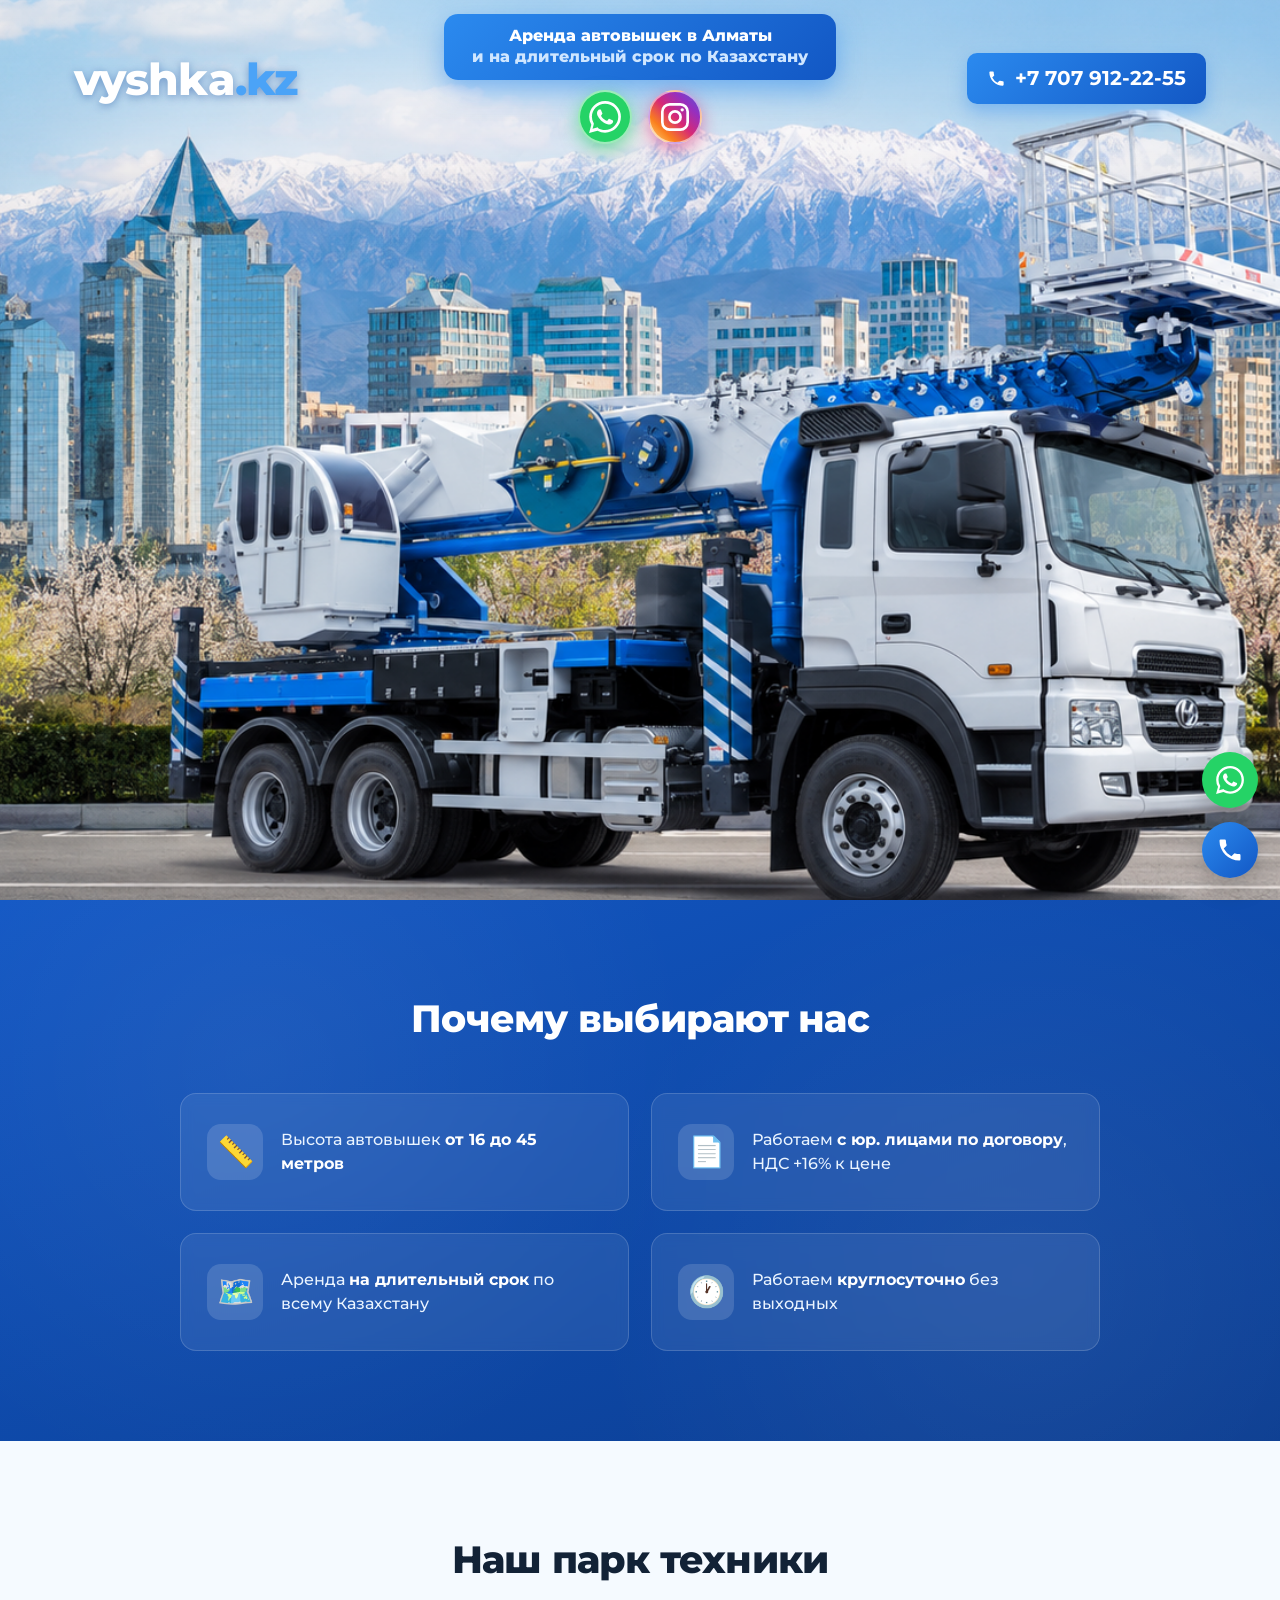
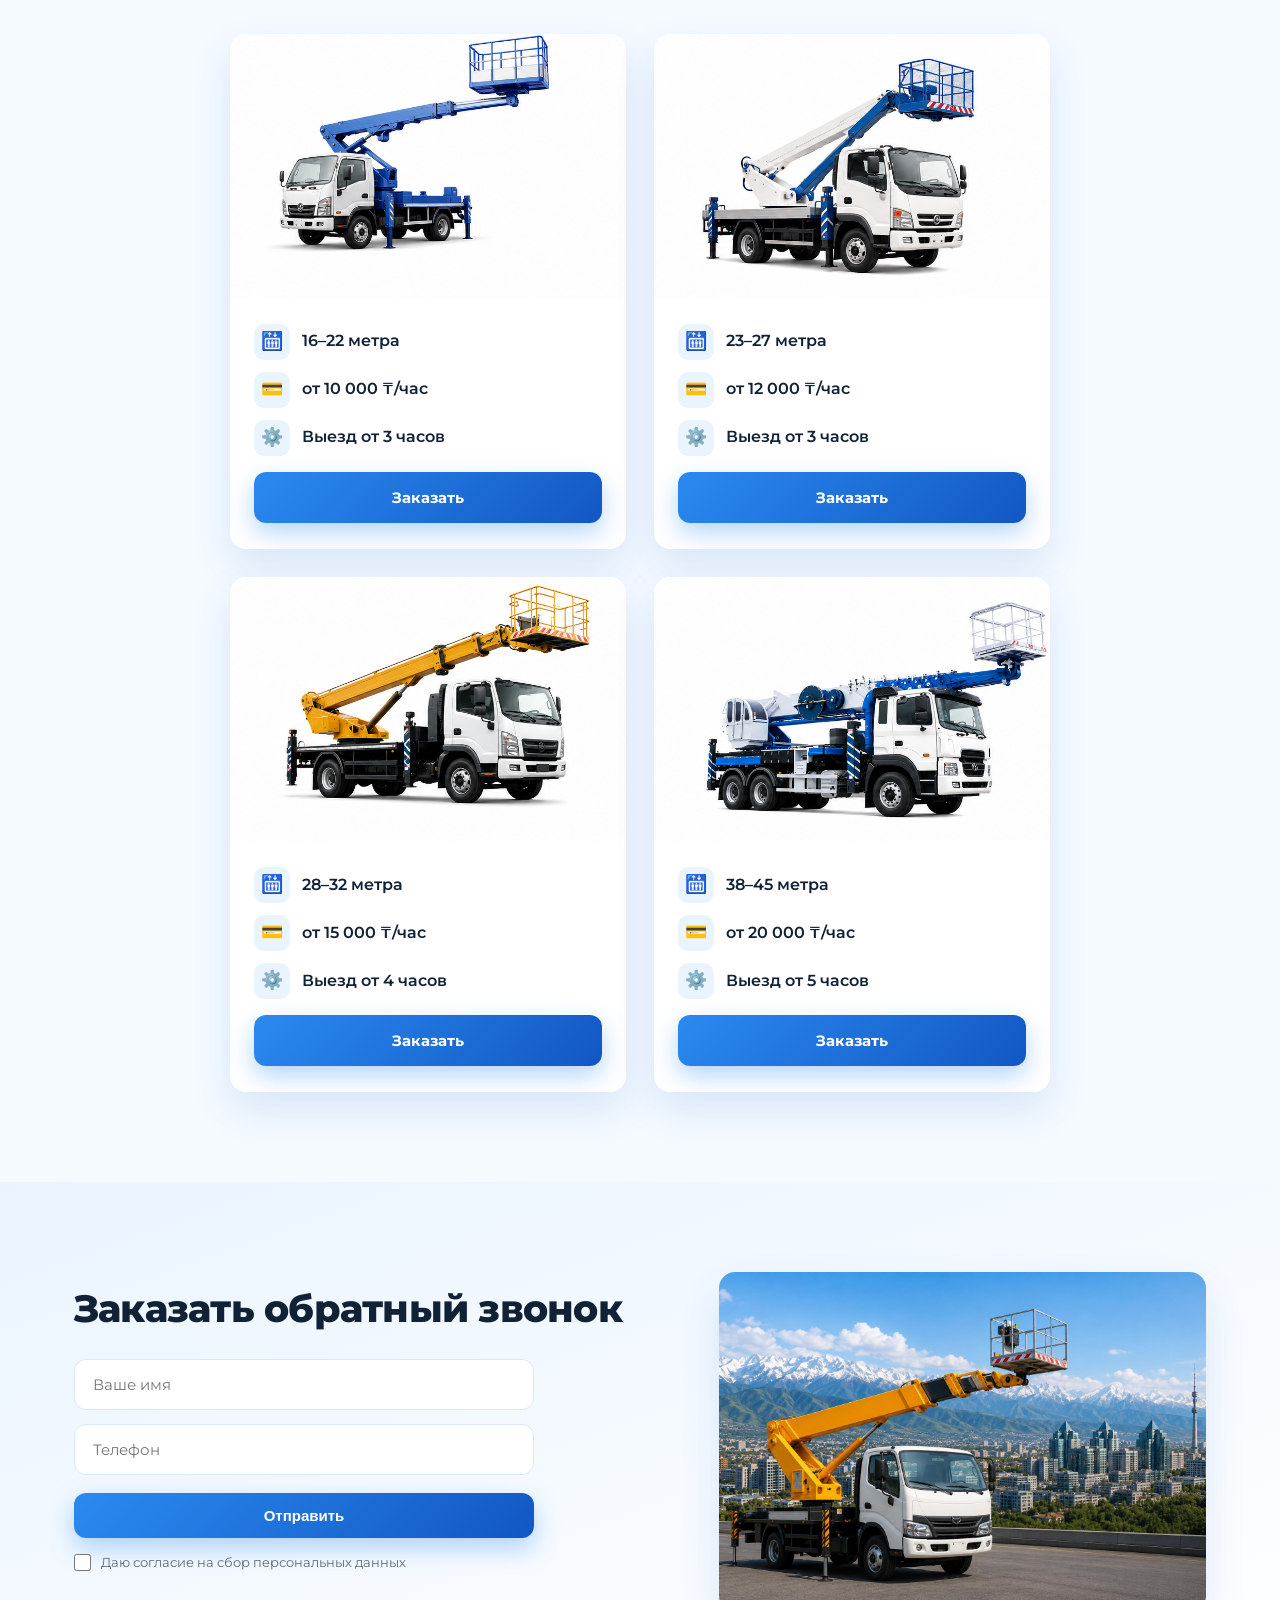
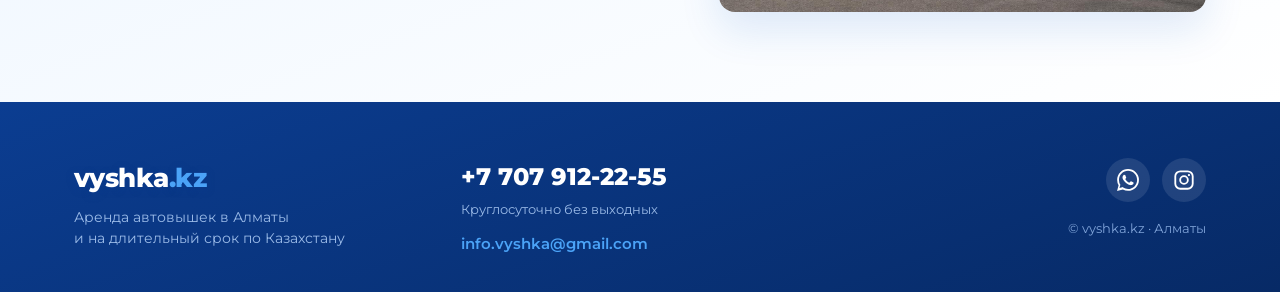
<file: index.html>
<!DOCTYPE html>
<html lang="ru">
<head>
  <meta charset="UTF-8" />
  <meta name="viewport" content="width=device-width, initial-scale=1.0" />

  <!-- ===== SEO: заголовок и описание (показываются в выдаче Google/Яндекс) ===== -->
  <title>Аренда автовышек в Алматы 16–45 м — vyshka.kz | Круглосуточно 24/7</title>
  <meta name="description" content="Аренда автовышек в Алматы от 16 до 45 метров. Выезд от 3 часов, работаем 24/7. Работа с организациями по договору, НДС. Тел. +7 707 912-22-55." />
  <meta name="keywords" content="аренда автовышки Алматы, автовышка в аренду, аренда АГП, заказать автовышку Алматы, автовышка 45 метров, автогидроподъёмник" />
  <link rel="canonical" href="https://vyshka.kz/" />
  <meta name="robots" content="index, follow" />

  <!-- Гео-метки для локального поиска (Алматы) -->
  <meta name="geo.region" content="KZ-ALA" />
  <meta name="geo.placename" content="Алматы" />

  <!-- ===== Open Graph / Twitter — красивая карточка при отправке ссылки в мессенджерах ===== -->
  <meta property="og:type" content="website" />
  <meta property="og:locale" content="ru_KZ" />
  <meta property="og:site_name" content="vyshka.kz" />
  <meta property="og:title" content="Аренда автовышек в Алматы 16–45 м — vyshka.kz" />
  <meta property="og:description" content="Выезд от 3 часов, работаем 24/7. Работа с организациями по договору. Тел. +7 707 912-22-55." />
  <meta property="og:url" content="https://vyshka.kz/" />
  <meta property="og:image" content="https://vyshka.kz/skytruck.png" />
  <meta name="twitter:card" content="summary_large_image" />

  <!-- ===== ПОДТВЕРЖДЕНИЕ ПРАВ НА САЙТ (вставьте коды после регистрации) ===== -->
  <!-- Яндекс.Вебмастер → Добавить сайт → способ «Мета-тег» → скопировать content -->
  <!-- <meta name="yandex-verification" content="ВСТАВЬТЕ_КОД_ЯНДЕКС" /> -->
  <!-- Google Search Console → Добавить ресурс → «Тег HTML» → скопировать content -->
  <!-- <meta name="google-site-verification" content="ВСТАВЬТЕ_КОД_GOOGLE" /> -->

  <link rel="icon" type="image/svg+xml" href="favicon.svg" />

  <link rel="preconnect" href="https://fonts.googleapis.com" />
  <link rel="preconnect" href="https://fonts.gstatic.com" crossorigin />
  <link href="https://fonts.googleapis.com/css2?family=Montserrat:wght@400;500;600;700;800&display=swap" rel="stylesheet" />
  <link rel="stylesheet" href="styles.css?v=3" />

  <!-- ===== Микроразметка для поисковиков: локальный бизнес ===== -->
  <!-- ВАЖНО: впишите реальный адрес и координаты (см. НАСТРОЙКА.md, п. SEO) -->
  <script type="application/ld+json">
  {
    "@context": "https://schema.org",
    "@type": "LocalBusiness",
    "name": "vyshka.kz — аренда автовышек",
    "description": "Аренда автовышек от 16 до 45 метров в Алматы и по Казахстану. Работаем круглосуточно, с организациями по договору.",
    "url": "https://vyshka.kz/",
    "telephone": "+77079122255",
    "email": "info.vyshka@gmail.com",
    "image": "https://vyshka.kz/skytruck.png",
    "priceRange": "от 10 000 ₸/час",
    "address": {
      "@type": "PostalAddress",
      "addressLocality": "Алматы",
      "addressCountry": "KZ"
    },
    "areaServed": "Республика Казахстан",
    "openingHoursSpecification": {
      "@type": "OpeningHoursSpecification",
      "dayOfWeek": ["Monday","Tuesday","Wednesday","Thursday","Friday","Saturday","Sunday"],
      "opens": "00:00",
      "closes": "23:59"
    },
    "sameAs": [
      "https://instagram.com/agp033"
    ]
  }
  </script>

  <!-- ===== Яндекс.Метрика (вставьте свой код счётчика вместо XXXXXXXX) ===== -->
  <!-- Получить: metrika.yandex.ru → создать счётчик → скопировать ID -->
  <!--
  <script type="text/javascript">
    (function(m,e,t,r,i,k,a){m[i]=m[i]||function(){(m[i].a=m[i].a||[]).push(arguments)};
    m[i].l=1*new Date();for(var j=0;j<document.scripts.length;j++){if(document.scripts[j].src===r){return;}}
    k=e.createElement(t),a=e.getElementsByTagName(t)[0],k.async=1,k.src=r,a.parentNode.insertBefore(k,a)})
    (window, document, "script", "https://mc.yandex.ru/metrika/tag.js", "ym");
    ym(XXXXXXXX, "init", { clickmap:true, trackLinks:true, accurateTrackBounce:true, webvisor:true });
  </script>
  <noscript><div><img src="https://mc.yandex.ru/watch/XXXXXXXX" style="position:absolute; left:-9999px;" alt="" /></div></noscript>
  -->

  <!-- ===== Google tag (gtag.js): Analytics 4 + Google Ads ===== -->
  <script async src="https://www.googletagmanager.com/gtag/js?id=G-BDSLYWG3W9"></script>
  <script>
    window.dataLayer = window.dataLayer || [];
    function gtag(){dataLayer.push(arguments);}
    gtag('js', new Date());
    gtag('config', 'G-BDSLYWG3W9');
    gtag('config', 'AW-18203712294'); /* Google Ads — отслеживание конверсий */
  </script>
</head>
<body>

  <!-- ============ ШАПКА ============ -->
  <header class="header" id="header">
    <div class="container header__inner">
      <a href="#hero" class="logo">
        <span class="logo__mark">vyshka</span><span class="logo__dot">.kz</span>
      </a>

      <div class="header__center">
        <p class="header__tagline">
          <span class="header__tagline-main">Аренда автовышек в Алматы</span>
          <span class="header__tagline-sub">и на длительный срок по Казахстану</span>
        </p>
        <div class="header__socials">
          <a href="https://wa.me/77079122255" class="hsoc hsoc--wa" target="_blank" rel="noopener" aria-label="WhatsApp">
            <svg viewBox="0 0 24 24" fill="currentColor"><path d="M.057 24l1.687-6.163a11.867 11.867 0 01-1.587-5.946C.16 5.335 5.495 0 12.05 0a11.82 11.82 0 018.413 3.488 11.82 11.82 0 013.48 8.413c-.003 6.557-5.338 11.892-11.893 11.892a11.9 11.9 0 01-5.688-1.448L.057 24zm6.597-3.807c1.676.995 3.276 1.591 5.392 1.592 5.448 0 9.886-4.434 9.889-9.885.002-5.462-4.415-9.89-9.881-9.892-5.452 0-9.887 4.434-9.889 9.884a9.86 9.86 0 001.515 5.26l-.999 3.648 3.973-1.043zm11.387-5.464c-.074-.124-.272-.198-.57-.347-.297-.149-1.758-.868-2.031-.967-.272-.099-.47-.149-.669.149-.198.297-.768.967-.941 1.165-.173.198-.347.223-.644.074-.297-.149-1.255-.462-2.39-1.475-.883-.788-1.48-1.761-1.653-2.059-.173-.297-.018-.458.13-.606.134-.133.297-.347.446-.521.151-.172.2-.296.3-.495.099-.198.05-.372-.025-.521-.075-.148-.669-1.611-.916-2.206-.242-.579-.487-.501-.669-.51l-.57-.01c-.198 0-.52.074-.792.372s-1.04 1.016-1.04 2.479 1.065 2.876 1.213 3.074c.149.198 2.095 3.2 5.076 4.487.709.306 1.263.489 1.694.626.712.226 1.36.194 1.872.118.571-.085 1.758-.719 2.006-1.413.248-.695.248-1.29.173-1.414z"/></svg>
          </a>
          <a href="https://instagram.com/agp033" class="hsoc hsoc--ig" target="_blank" rel="noopener" aria-label="Instagram">
            <svg viewBox="0 0 24 24" fill="none" stroke="currentColor" stroke-width="2" stroke-linecap="round">
              <rect x="2.5" y="2.5" width="19" height="19" rx="5.5"/>
              <circle cx="12" cy="12" r="4.2"/>
              <circle cx="17.4" cy="6.6" r="1.25" fill="currentColor" stroke="none"/>
            </svg>
          </a>
        </div>
      </div>

      <a href="tel:+77079122255" class="nav__phone">
        <svg class="nav__phone-ico" viewBox="0 0 24 24" fill="currentColor"><path d="M6.62 10.79a15.15 15.15 0 006.59 6.59l2.2-2.2a1 1 0 011.02-.24c1.12.37 2.33.57 3.57.57a1 1 0 011 1V20a1 1 0 01-1 1A17 17 0 013 4a1 1 0 011-1h3.5a1 1 0 011 1c0 1.24.2 2.45.57 3.57a1 1 0 01-.24 1.02l-2.21 2.2z"/></svg>
        +7 707 912-22-55
      </a>
    </div>
  </header>

  <!-- ============ HERO ============ -->
  <section class="hero" id="hero">
    <div class="hero__bg" id="heroBg"></div>
    <div class="hero__overlay"></div>

    <!-- Заголовок скрыт визуально, но нужен поисковикам (SEO) -->
    <h1 class="visually-hidden">Аренда автовышек в Алматы от 16 до 45 метров — vyshka.kz</h1>

  </section>

  <!-- ============ ПЛАВАЮЩИЕ КНОПКИ ============ -->
  <div class="floats">
    <a href="https://wa.me/77079122255" class="float float--wa" target="_blank" rel="noopener" aria-label="WhatsApp">
      <svg viewBox="0 0 24 24" fill="currentColor"><path d="M.057 24l1.687-6.163a11.867 11.867 0 01-1.587-5.946C.16 5.335 5.495 0 12.05 0a11.82 11.82 0 018.413 3.488 11.82 11.82 0 013.48 8.413c-.003 6.557-5.338 11.892-11.893 11.892a11.9 11.9 0 01-5.688-1.448L.057 24zm6.597-3.807c1.676.995 3.276 1.591 5.392 1.592 5.448 0 9.886-4.434 9.889-9.885.002-5.462-4.415-9.89-9.881-9.892-5.452 0-9.887 4.434-9.889 9.884a9.86 9.86 0 001.515 5.26l-.999 3.648 3.973-1.043zm11.387-5.464c-.074-.124-.272-.198-.57-.347-.297-.149-1.758-.868-2.031-.967-.272-.099-.47-.149-.669.149-.198.297-.768.967-.941 1.165-.173.198-.347.223-.644.074-.297-.149-1.255-.462-2.39-1.475-.883-.788-1.48-1.761-1.653-2.059-.173-.297-.018-.458.13-.606.134-.133.297-.347.446-.521.151-.172.2-.296.3-.495.099-.198.05-.372-.025-.521-.075-.148-.669-1.611-.916-2.206-.242-.579-.487-.501-.669-.51l-.57-.01c-.198 0-.52.074-.792.372s-1.04 1.016-1.04 2.479 1.065 2.876 1.213 3.074c.149.198 2.095 3.2 5.076 4.487.709.306 1.263.489 1.694.626.712.226 1.36.194 1.872.118.571-.085 1.758-.719 2.006-1.413.248-.695.248-1.29.173-1.414z"/></svg>
    </a>
    <a href="tel:+77079122255" class="float float--phone" aria-label="Позвонить">
      <svg viewBox="0 0 24 24" fill="currentColor"><path d="M6.62 10.79a15.15 15.15 0 006.59 6.59l2.2-2.2a1 1 0 011.02-.24c1.12.37 2.33.57 3.57.57a1 1 0 011 1V20a1 1 0 01-1 1A17 17 0 013 4a1 1 0 011-1h3.5a1 1 0 011 1c0 1.24.2 2.45.57 3.57a1 1 0 01-.24 1.02l-2.21 2.2z"/></svg>
    </a>
  </div>

  <!-- ============ ПРЕИМУЩЕСТВА ============ -->
  <section class="advantages" id="advantages">
    <div class="container">
      <h2 class="section-title section-title--light">Почему выбирают нас</h2>
      <div class="adv-grid">
        <div class="adv-card">
          <div class="adv-card__icon">📏</div>
          <p class="adv-card__text">Высота автовышек <b>от 16 до 45 метров</b></p>
        </div>
        <div class="adv-card">
          <div class="adv-card__icon">📄</div>
          <p class="adv-card__text">Работаем <b>с юр. лицами по договору</b>, НДС +16% к цене</p>
        </div>
        <div class="adv-card">
          <div class="adv-card__icon">🗺️</div>
          <p class="adv-card__text">Аренда <b>на длительный срок</b> по всему Казахстану</p>
        </div>
        <div class="adv-card">
          <div class="adv-card__icon">🕐</div>
          <p class="adv-card__text">Работаем <b>круглосуточно</b> без выходных</p>
        </div>
      </div>
    </div>
  </section>

  <!-- ============ ПАРК ТЕХНИКИ ============ -->
  <section class="fleet" id="fleet">
    <div class="container">
      <h2 class="section-title">Наш парк техники</h2>
      <div class="fleet-grid">

        <article class="fleet-card">
          <div class="fleet-card__media"><img class="fleet-card__img" src="bottom_right.png" alt="Автовышка 16–22 метра" loading="lazy" /></div>
          <div class="fleet-card__body">
            <ul class="fleet-card__specs">
              <li><span class="spec-ico">🛗</span> 16–22 метра</li>
              <li><span class="spec-ico">💳</span> от 10 000 ₸/час</li>
              <li><span class="spec-ico">⚙️</span> Выезд от 3 часов</li>
            </ul>
            <a href="#order" class="btn btn--primary btn--block">Заказать</a>
          </div>
        </article>

        <article class="fleet-card">
          <div class="fleet-card__media"><img class="fleet-card__img" src="top_right.png" alt="Автовышка 23–27 метра" loading="lazy" /></div>
          <div class="fleet-card__body">
            <ul class="fleet-card__specs">
              <li><span class="spec-ico">🛗</span> 23–27 метра</li>
              <li><span class="spec-ico">💳</span> от 12 000 ₸/час</li>
              <li><span class="spec-ico">⚙️</span> Выезд от 3 часов</li>
            </ul>
            <a href="#order" class="btn btn--primary btn--block">Заказать</a>
          </div>
        </article>

        <article class="fleet-card">
          <div class="fleet-card__media"><img class="fleet-card__img" src="bottom_left.png" alt="Автовышка 28–32 метра" loading="lazy" /></div>
          <div class="fleet-card__body">
            <ul class="fleet-card__specs">
              <li><span class="spec-ico">🛗</span> 28–32 метра</li>
              <li><span class="spec-ico">💳</span> от 15 000 ₸/час</li>
              <li><span class="spec-ico">⚙️</span> Выезд от 4 часов</li>
            </ul>
            <a href="#order" class="btn btn--primary btn--block">Заказать</a>
          </div>
        </article>

        <article class="fleet-card">
          <div class="fleet-card__media"><img class="fleet-card__img" src="top_left.png" alt="Автовышка 38–45 метра" loading="lazy" /></div>
          <div class="fleet-card__body">
            <ul class="fleet-card__specs">
              <li><span class="spec-ico">🛗</span> 38–45 метра</li>
              <li><span class="spec-ico">💳</span> от 20 000 ₸/час</li>
              <li><span class="spec-ico">⚙️</span> Выезд от 5 часов</li>
            </ul>
            <a href="#order" class="btn btn--primary btn--block">Заказать</a>
          </div>
        </article>

      </div>
    </div>
  </section>

  <!-- ============ ЗАКАЗ / КОНСУЛЬТАЦИЯ ============ -->
  <section class="order" id="order">
    <div class="container order__inner">
      <div class="order__info">
        <h2 class="section-title section-title--left">Заказать обратный звонок</h2>

        <form class="order-form" id="orderForm">
          <input class="order-form__field" type="text" name="name" placeholder="Ваше имя" required />
          <input class="order-form__field" type="tel" name="phone" placeholder="Телефон" required />
          <button class="btn btn--primary order-form__submit" type="submit">Отправить</button>
          <label class="order-form__consent">
            <input type="checkbox" required />
            <span>Даю согласие на сбор персональных данных</span>
          </label>
          <p class="order-form__status" id="formStatus"></p>
        </form>
      </div>
      <div class="order__image">
        <div class="order__image-inner"></div>
      </div>
    </div>
  </section>

  <!-- ============ ФУТЕР ============ -->
  <footer class="footer">
    <div class="container footer__inner">
      <div class="footer__col">
        <a href="#hero" class="logo logo--footer">
          <span class="logo__mark">vyshka</span><span class="logo__dot">.kz</span>
        </a>
        <p class="footer__tagline">Аренда автовышек в Алматы<br>и на длительный срок по Казахстану</p>
      </div>

      <div class="footer__col">
        <a href="tel:+77079122255" class="footer__phone">+7 707 912-22-55</a>
        <p class="footer__note">Круглосуточно без выходных</p>
        <a href="mailto:info.vyshka@gmail.com" class="footer__email">info.vyshka@gmail.com</a>
      </div>

      <div class="footer__col">
        <div class="footer__socials">
          <a href="https://wa.me/77079122255" class="soc" target="_blank" rel="noopener" aria-label="WhatsApp">
            <svg viewBox="0 0 24 24" fill="currentColor"><path d="M.057 24l1.687-6.163a11.867 11.867 0 01-1.587-5.946C.16 5.335 5.495 0 12.05 0a11.82 11.82 0 018.413 3.488 11.82 11.82 0 013.48 8.413c-.003 6.557-5.338 11.892-11.893 11.892a11.9 11.9 0 01-5.688-1.448L.057 24zm6.597-3.807c1.676.995 3.276 1.591 5.392 1.592 5.448 0 9.886-4.434 9.889-9.885.002-5.462-4.415-9.89-9.881-9.892-5.452 0-9.887 4.434-9.889 9.884a9.86 9.86 0 001.515 5.26l-.999 3.648 3.973-1.043zm11.387-5.464c-.074-.124-.272-.198-.57-.347-.297-.149-1.758-.868-2.031-.967-.272-.099-.47-.149-.669.149-.198.297-.768.967-.941 1.165-.173.198-.347.223-.644.074-.297-.149-1.255-.462-2.39-1.475-.883-.788-1.48-1.761-1.653-2.059-.173-.297-.018-.458.13-.606.134-.133.297-.347.446-.521.151-.172.2-.296.3-.495.099-.198.05-.372-.025-.521-.075-.148-.669-1.611-.916-2.206-.242-.579-.487-.501-.669-.51l-.57-.01c-.198 0-.52.074-.792.372s-1.04 1.016-1.04 2.479 1.065 2.876 1.213 3.074c.149.198 2.095 3.2 5.076 4.487.709.306 1.263.489 1.694.626.712.226 1.36.194 1.872.118.571-.085 1.758-.719 2.006-1.413.248-.695.248-1.29.173-1.414z"/></svg>
          </a>
          <a href="https://instagram.com/agp033" class="soc" target="_blank" rel="noopener" aria-label="Instagram">
            <svg viewBox="0 0 24 24" fill="none" stroke="currentColor" stroke-width="2" stroke-linecap="round">
              <rect x="2.5" y="2.5" width="19" height="19" rx="5.5"/>
              <circle cx="12" cy="12" r="4.2"/>
              <circle cx="17.4" cy="6.6" r="1.25" fill="currentColor" stroke="none"/>
            </svg>
          </a>
        </div>
        <p class="footer__copy">© vyshka.kz · Алматы</p>
      </div>
    </div>
  </footer>

  <script src="script.js?v=3"></script>
</body>
</html>
</file>
<file: styles.css>
/* ============ ПЕРЕМЕННЫЕ ============ */
:root {
  --blue-900: #0b3d91;
  --blue-700: #1257c4;
  --blue-500: #2b8aef;
  --blue-400: #4ba3f7;
  --sky-200: #d6eaff;
  --sky-100: #eaf4ff;
  --sky-50:  #f5faff;
  --ink:     #122236;
  --muted:   #5b6b80;
  --white:   #ffffff;
  --radius:  16px;
  --shadow:  0 18px 40px rgba(18, 87, 196, 0.12);
  --shadow-sm: 0 8px 20px rgba(18, 87, 196, 0.10);
  --container: 1180px;
}

/* ============ БАЗА ============ */
* { margin: 0; padding: 0; box-sizing: border-box; }

html { scroll-behavior: smooth; }

body {
  font-family: 'Montserrat', -apple-system, BlinkMacSystemFont, 'Segoe UI', sans-serif;
  color: var(--ink);
  background: var(--white);
  line-height: 1.55;
  -webkit-font-smoothing: antialiased;
}

img { max-width: 100%; display: block; }
a { text-decoration: none; color: inherit; }

.container {
  width: 100%;
  max-width: var(--container);
  margin: 0 auto;
  padding: 0 24px;
}

/* Скрыто визуально, доступно поисковикам/скринридерам */
.visually-hidden {
  position: absolute;
  width: 1px;
  height: 1px;
  padding: 0;
  margin: -1px;
  overflow: hidden;
  clip: rect(0, 0, 0, 0);
  white-space: nowrap;
  border: 0;
}

/* ============ КНОПКИ ============ */
.btn {
  display: inline-flex;
  align-items: center;
  justify-content: center;
  gap: 8px;
  padding: 14px 28px;
  border-radius: 12px;
  font-weight: 700;
  font-size: 15px;
  border: none;
  cursor: pointer;
  transition: transform .18s ease, box-shadow .18s ease, background .18s ease;
  white-space: nowrap;
}
.btn--primary {
  background: linear-gradient(135deg, var(--blue-500), var(--blue-700));
  color: var(--white);
  box-shadow: 0 10px 24px rgba(43, 138, 239, 0.35);
}
.btn--primary:hover { transform: translateY(-2px); box-shadow: 0 14px 30px rgba(43, 138, 239, 0.45); }
.btn--ghost {
  background: rgba(255, 255, 255, 0.85);
  color: var(--blue-700);
  border: 1.5px solid rgba(43, 138, 239, 0.4);
  backdrop-filter: blur(6px);
}
.btn--ghost:hover { background: #fff; transform: translateY(-2px); }
.btn--block { width: 100%; }

/* ============ ЗАГОЛОВКИ СЕКЦИЙ ============ */
.section-title {
  font-size: clamp(26px, 4vw, 38px);
  font-weight: 800;
  text-align: center;
  margin-bottom: 44px;
  letter-spacing: -0.02em;
}
.section-title--light { color: var(--white); }
.section-title--left { text-align: left; margin-bottom: 20px; }

/* ============ ШАПКА ============ */
.header {
  position: fixed;
  top: 0; left: 0; right: 0;
  z-index: 50;
  transition: background .3s ease, box-shadow .3s ease;
  padding: 14px 0;
}
.header.scrolled {
  background: rgba(255, 255, 255, 0.92);
  backdrop-filter: blur(10px);
  box-shadow: 0 4px 20px rgba(18, 87, 196, 0.10);
}
.header__inner {
  display: grid;
  grid-template-columns: 1fr auto 1fr;
  align-items: center;
  gap: 24px;
}

.logo {
  font-size: 44px;
  font-weight: 800;
  letter-spacing: -0.02em;
  color: var(--white);
  text-shadow: 0 2px 8px rgba(11, 61, 145, 0.4);
  transition: color .3s ease, text-shadow .3s ease;
}
.header.scrolled .logo { color: var(--blue-700); text-shadow: none; }
.logo__dot { color: var(--blue-400); }
.header.scrolled .logo__dot { color: var(--blue-500); }

.header__center {
  grid-column: 2;
  justify-self: center;
  display: flex;
  flex-direction: column;
  align-items: center;
  gap: 10px;
}

.header__tagline {
  text-align: center;
  font-weight: 800;
  font-size: 16px;
  line-height: 1.3;
  color: #fff;
  background: linear-gradient(135deg, var(--blue-500), var(--blue-700));
  padding: 12px 28px;
  border-radius: 14px;
  box-shadow: 0 10px 26px rgba(43, 138, 239, 0.5);
}
.header__tagline-main { display: block; }
.header__tagline-sub { display: block; color: #cfe6ff; }

/* яркие соц-иконки под текстом */
.header__socials { display: flex; gap: 16px; }
.hsoc {
  width: 54px; height: 54px;
  border-radius: 50%;
  display: flex; align-items: center; justify-content: center;
  color: #fff;
  border: 2px solid rgba(255, 255, 255, 0.55);
  animation: hsoc-pulse 2.4s ease-in-out infinite;
  transition: transform .2s ease, box-shadow .2s ease;
}
.hsoc svg { width: 32px; height: 32px; }
.hsoc:hover { transform: translateY(-3px) scale(1.12); }
.hsoc--wa { background: #25d366; box-shadow: 0 6px 18px rgba(37, 211, 102, .55); }
.hsoc--ig {
  background: linear-gradient(45deg, #feda75, #fa7e1e, #d62976, #962fbf, #4f5bd5);
  box-shadow: 0 6px 18px rgba(214, 41, 118, .55);
  animation-delay: .6s;
}
@keyframes hsoc-pulse {
  0%, 100% { transform: translateY(0); }
  50%      { transform: translateY(-4px); }
}
@media (prefers-reduced-motion: reduce) {
  .hsoc { animation: none; }
}

/* телефон справа */
.header__inner .nav__phone { grid-column: 3; justify-self: end; }

.nav { display: flex; align-items: center; gap: 30px; }
.nav__link {
  font-weight: 600;
  font-size: 15px;
  color: var(--white);
  text-shadow: 0 1px 6px rgba(11, 61, 145, 0.5);
  transition: color .25s ease, text-shadow .3s ease;
}
.header.scrolled .nav__link { color: var(--ink); text-shadow: none; }
.nav__link:hover { color: var(--blue-400); }
.header.scrolled .nav__link:hover { color: var(--blue-500); }
.nav__phone {
  font-weight: 700;
  font-size: 20px;
  color: var(--white);
  background: linear-gradient(135deg, var(--blue-500), var(--blue-700));
  padding: 10px 20px;
  border-radius: 10px;
  display: inline-flex;
  align-items: center;
  gap: 9px;
  box-shadow: 0 8px 18px rgba(43, 138, 239, 0.4);
  transition: transform .18s ease, box-shadow .18s ease;
  animation: phone-beat 1.1s ease-in-out infinite;
}
.nav__phone-ico { width: 19px; height: 19px; transform-origin: center; animation: phone-shake 1.1s ease-in-out infinite; }
.nav__phone:hover { animation-play-state: paused; transform: scale(1.06); box-shadow: 0 12px 28px rgba(43, 138, 239, 0.65); }

@keyframes phone-beat {
  0%, 100% { transform: scale(1);    box-shadow: 0 8px 18px rgba(43, 138, 239, 0.4); }
  8%       { transform: scale(1.07); box-shadow: 0 12px 30px rgba(43, 138, 239, 0.75); }
  16%      { transform: scale(1); }
  24%      { transform: scale(1.07); box-shadow: 0 12px 30px rgba(43, 138, 239, 0.75); }
  32%      { transform: scale(1);    box-shadow: 0 8px 18px rgba(43, 138, 239, 0.4); }
}
@keyframes phone-shake {
  0%, 55%, 100% { transform: rotate(0); }
  60% { transform: rotate(-20deg); }
  65% { transform: rotate(18deg); }
  70% { transform: rotate(-16deg); }
  75% { transform: rotate(14deg); }
  80% { transform: rotate(-10deg); }
  85% { transform: rotate(6deg); }
  90% { transform: rotate(0); }
}
@media (prefers-reduced-motion: reduce) {
  .nav__phone, .nav__phone-ico { animation: none; }
}

.burger {
  display: none;
  flex-direction: column;
  gap: 5px;
  background: none;
  border: none;
  cursor: pointer;
  padding: 6px;
}
.burger span {
  width: 26px; height: 3px;
  background: var(--white);
  border-radius: 3px;
  transition: .3s;
  box-shadow: 0 1px 4px rgba(11, 61, 145, 0.4);
}
.header.scrolled .burger span { background: var(--blue-700); box-shadow: none; }

/* ============ HERO ============ */
.hero {
  position: relative;
  min-height: 100vh;
  display: flex;
  align-items: center;
  overflow: hidden;
}
.hero__bg {
  position: absolute;
  inset: -10% 0 -10% 0;
  background: url('hero-bg.png') center/cover no-repeat;
  will-change: transform;
  z-index: 1;
}
/* очень лёгкое осветление сверху для читаемости меню — фон НЕ затемняем */
.hero__overlay {
  position: absolute;
  inset: 0;
  z-index: 2;
  background: linear-gradient(to bottom,
    rgba(255, 255, 255, 0.35) 0%,
    rgba(255, 255, 255, 0) 22%);
  pointer-events: none;
}
.hero__content {
  position: relative;
  z-index: 3;
  max-width: 640px;
  margin-top: 60px;
}
.hero__eyebrow {
  display: inline-block;
  background: linear-gradient(135deg, var(--blue-500), var(--blue-700));
  color: #fff;
  font-weight: 700;
  font-size: 14px;
  letter-spacing: 0.04em;
  text-transform: uppercase;
  padding: 8px 18px;
  border-radius: 30px;
  margin-bottom: 22px;
  box-shadow: 0 8px 20px rgba(43, 138, 239, 0.4);
}
.hero__title {
  font-size: clamp(34px, 6vw, 60px);
  font-weight: 800;
  line-height: 1.05;
  letter-spacing: -0.03em;
  color: var(--blue-900);
  text-shadow: 0 2px 18px rgba(255, 255, 255, 0.6);
}
.hero__title span { color: var(--blue-500); }
.hero__text {
  margin: 22px 0 32px;
  font-size: 18px;
  font-weight: 500;
  color: var(--ink);
  max-width: 520px;
  background: rgba(255, 255, 255, 0.55);
  padding: 14px 18px;
  border-radius: 12px;
  backdrop-filter: blur(4px);
}
.hero__actions { display: flex; gap: 16px; flex-wrap: wrap; }

/* ============ ПЛАВАЮЩИЕ КНОПКИ ============ */
.floats {
  position: fixed;
  right: 22px;
  bottom: 22px;
  z-index: 60;
  display: flex;
  flex-direction: column;
  gap: 14px;
}
.float {
  width: 56px; height: 56px;
  border-radius: 50%;
  display: flex;
  align-items: center;
  justify-content: center;
  color: #fff;
  box-shadow: 0 10px 24px rgba(0, 0, 0, 0.22);
  transition: transform .2s ease;
}
.float:hover { transform: scale(1.08); }
.float svg { width: 28px; height: 28px; }
.float--wa { background: #25d366; }
.float--phone { background: linear-gradient(135deg, var(--blue-500), var(--blue-700)); }

/* ============ ПРЕИМУЩЕСТВА ============ */
.advantages {
  position: relative;
  padding: 90px 0;
  background: linear-gradient(160deg, var(--blue-700) 0%, var(--blue-900) 100%);
  overflow: hidden;
}
.advantages::after {
  content: "";
  position: absolute;
  inset: 0;
  background-image:
    radial-gradient(circle at 20% 30%, rgba(255,255,255,.06) 0, transparent 40%),
    radial-gradient(circle at 80% 70%, rgba(255,255,255,.06) 0, transparent 40%);
  pointer-events: none;
}
.adv-grid {
  position: relative;
  z-index: 1;
  display: grid;
  grid-template-columns: repeat(2, 1fr);
  gap: 22px;
  max-width: 920px;
  margin: 0 auto;
}
.adv-card {
  background: rgba(255, 255, 255, 0.08);
  border: 1px solid rgba(255, 255, 255, 0.16);
  border-radius: var(--radius);
  padding: 30px 26px;
  display: flex;
  align-items: center;
  gap: 18px;
  backdrop-filter: blur(6px);
  transition: transform .2s ease, background .2s ease;
}
.adv-card:hover { transform: translateY(-4px); background: rgba(255, 255, 255, 0.14); }
.adv-card__icon {
  font-size: 30px;
  flex-shrink: 0;
  width: 56px; height: 56px;
  display: flex; align-items: center; justify-content: center;
  background: rgba(255, 255, 255, 0.14);
  border-radius: 14px;
}
.adv-card__text { color: #eaf4ff; font-size: 15.5px; font-weight: 500; }
.adv-card__text b { color: #fff; font-weight: 700; }

/* ============ ПАРК ТЕХНИКИ ============ */
.fleet {
  padding: 90px 0;
  background: var(--sky-50);
}
.fleet-grid {
  display: grid;
  grid-template-columns: repeat(2, 1fr);
  gap: 28px;
  max-width: 820px;
  margin-inline: auto;
}
.fleet-card {
  display: flex;
  flex-direction: column;
  background: #fff;
  border-radius: var(--radius);
  box-shadow: var(--shadow);
  overflow: hidden;
  transition: transform .2s ease, box-shadow .2s ease;
}
.fleet-card:hover { transform: translateY(-5px); box-shadow: 0 24px 48px rgba(18, 87, 196, 0.18); }
.fleet-card__media {
  background: linear-gradient(135deg, var(--sky-100), var(--sky-200));
}
/* фото в натуральных пропорциях, без обрезки — блок принимает размер фото */
.fleet-card__img {
  display: block;
  width: 100%;
  height: auto;
}
.fleet-card__placeholder {
  color: var(--blue-500);
  font-weight: 600;
  font-size: 14px;
  opacity: .65;
}
.fleet-card__body {
  flex: 1;
  padding: 26px 24px;
  display: flex;
  flex-direction: column;
  justify-content: center;
  gap: 16px;
}
.fleet-card__specs { list-style: none; display: flex; flex-direction: column; gap: 12px; }
.fleet-card__specs li {
  display: flex;
  align-items: center;
  gap: 12px;
  font-weight: 600;
  font-size: 16px;
  color: var(--ink);
}
.spec-ico {
  width: 36px; height: 36px;
  flex-shrink: 0;
  display: flex; align-items: center; justify-content: center;
  background: var(--sky-100);
  border-radius: 10px;
  font-size: 18px;
}

/* ============ ЗАКАЗ ============ */
.order {
  padding: 90px 0;
  background: linear-gradient(160deg, var(--sky-100), var(--white));
}
.order__inner {
  display: grid;
  grid-template-columns: 1.1fr 0.9fr;
  gap: 50px;
  align-items: center;
}
.order__text {
  color: var(--muted);
  font-size: 16.5px;
  margin-bottom: 30px;
  max-width: 520px;
}
.order-form { display: grid; gap: 14px; max-width: 460px; }
.order-form__field {
  padding: 15px 18px;
  border: 1.5px solid var(--sky-200);
  border-radius: 12px;
  font-size: 15px;
  font-family: inherit;
  background: #fff;
  transition: border .2s ease, box-shadow .2s ease;
}
.order-form__field:focus {
  outline: none;
  border-color: var(--blue-500);
  box-shadow: 0 0 0 4px rgba(43, 138, 239, 0.12);
}
.order-form__submit { margin-top: 4px; }
.order-form__consent {
  display: flex;
  align-items: center;
  gap: 10px;
  font-size: 13px;
  color: var(--muted);
  cursor: pointer;
}
.order-form__consent input { width: 17px; height: 17px; accent-color: var(--blue-500); flex-shrink: 0; }
.order-form__status { font-size: 14px; font-weight: 600; color: #1aaf5d; min-height: 18px; }

.order__image-inner {
  border-radius: var(--radius);
  min-height: 340px;
  background: url('callback.jpg') center/cover no-repeat;
  box-shadow: var(--shadow);
}

/* ============ ФУТЕР ============ */
.footer {
  background: linear-gradient(160deg, var(--blue-900), #072a66);
  color: #cfe2ff;
  padding: 56px 0 36px;
}
.footer__inner {
  display: grid;
  grid-template-columns: repeat(3, 1fr);
  gap: 30px;
  align-items: start;
}
.logo--footer { color: #fff; font-size: 26px; }
.footer__tagline { margin-top: 8px; font-size: 14px; color: #9bbbe8; }
.footer__phone { font-size: 24px; font-weight: 800; color: #fff; }
.footer__note { font-size: 13px; color: #9bbbe8; margin: 4px 0 12px; }
.footer__email { font-size: 15px; font-weight: 600; color: var(--blue-400); }
.footer__col:last-child { display: flex; flex-direction: column; align-items: flex-end; gap: 16px; }
.footer__socials { display: flex; gap: 12px; }
.soc {
  width: 44px; height: 44px;
  border-radius: 50%;
  background: rgba(255, 255, 255, 0.10);
  display: flex; align-items: center; justify-content: center;
  color: #fff;
  transition: background .2s ease, transform .2s ease;
}
.soc:hover { background: var(--blue-500); transform: translateY(-3px); }
.soc svg { width: 22px; height: 22px; }
.footer__copy { font-size: 13px; color: #7fa3d8; }

/* ============ АНИМАЦИЯ ПОЯВЛЕНИЯ ============ */
.reveal { opacity: 0; transform: translateY(28px); transition: opacity .6s ease, transform .6s ease; }
.reveal.visible { opacity: 1; transform: none; }

/* ============ АДАПТИВ ============ */
@media (max-width: 980px) {
  .adv-grid { grid-template-columns: repeat(2, 1fr); }
}
@media (max-width: 860px) {
  .nav {
    position: fixed;
    top: 0; right: -100%;
    width: min(80vw, 320px);
    height: 100vh;
    flex-direction: column;
    justify-content: center;
    gap: 26px;
    background: rgba(255, 255, 255, 0.98);
    backdrop-filter: blur(12px);
    box-shadow: -10px 0 40px rgba(11, 61, 145, 0.18);
    transition: right .35s ease;
  }
  .nav.open { right: 0; }
  .nav__link { color: var(--ink); text-shadow: none; font-size: 18px; }
  .burger { display: flex; z-index: 70; }
  .burger.open span:nth-child(1) { transform: translateY(8px) rotate(45deg); }
  .burger.open span:nth-child(2) { opacity: 0; }
  .burger.open span:nth-child(3) { transform: translateY(-8px) rotate(-45deg); }
  .burger.open span { background: var(--blue-700); box-shadow: none; }

  .fleet-grid { grid-template-columns: 1fr; max-width: 420px; }
  .order__inner { grid-template-columns: 1fr; gap: 34px; }
  .order__image { order: -1; }
  .order__image-inner { min-height: 240px; }
}
@media (max-width: 920px) {
  .header { padding: clamp(8px, 2.2vw, 14px) 0; }
  /* два ряда: [логотип | телефон] сверху, [слоган + иконки] снизу */
  .header__inner {
    display: grid;
    grid-template-columns: 1fr auto;
    align-items: center;
    row-gap: clamp(9px, 2.6vw, 16px);
    column-gap: clamp(10px, 3vw, 22px);
  }
  .logo {
    grid-row: 1;
    grid-column: 1;
    justify-self: start;
    font-size: clamp(22px, 6.8vw, 36px);
  }
  .header__inner .nav__phone {
    grid-row: 1;
    grid-column: 2;
    justify-self: end;
    font-size: clamp(14px, 3.9vw, 21px);
    padding: clamp(8px, 2.2vw, 14px) clamp(12px, 3.2vw, 24px);
    gap: clamp(5px, 1.4vw, 10px);
  }
  .nav__phone-ico { width: clamp(15px, 3.9vw, 22px); height: clamp(15px, 3.9vw, 22px); }
  .header__center {
    grid-row: 2;
    grid-column: 1 / -1;
    min-width: 0;
    flex-direction: column;
    justify-content: center;
    align-items: center;
    gap: clamp(9px, 2.6vw, 16px);
  }
  .header__tagline {
    font-size: clamp(12px, 3.5vw, 18px);
    padding: clamp(7px, 1.8vw, 13px) clamp(13px, 3.2vw, 26px);
    border-radius: clamp(10px, 2vw, 16px);
    line-height: 1.25;
  }
  .header__socials { gap: clamp(12px, 3.4vw, 22px); }
  /* такой же размер, как у плавающих кнопок в правом нижнем углу (.float) */
  .hsoc { width: 56px; height: 56px; }
  .hsoc svg { width: 28px; height: 28px; }
}
/* мобильный hero: показываем машину целиком по ширине */
@media (max-width: 768px) {
  .hero {
    min-height: 0;
    aspect-ratio: 1672 / 941;
  }
  .hero__bg {
    inset: 0;
    transform: none !important;
    background-size: contain;
    background-position: center;
    background-color: #cfe7ff;
  }
  .hero__overlay { display: none; }
}
@media (max-width: 560px) {
  .container { padding: 0 16px; }

  /* отдельное вертикальное фото для телефонов (skytruck.png 941x1672),
     показываем только нижнюю половину */
  .hero { aspect-ratio: 941 / 1210; }
  .hero__bg {
    background-image: url('skytruck.png');
    background-size: cover;
    background-position: bottom center;
  }

  .adv-grid { grid-template-columns: 1fr; }
  .footer__inner { grid-template-columns: 1fr; gap: 28px; text-align: center; }
  .footer__col:last-child { align-items: center; }
  .hero__content { margin-top: 80px; }
  .hero__actions .btn { flex: 1; }
}
</file>
